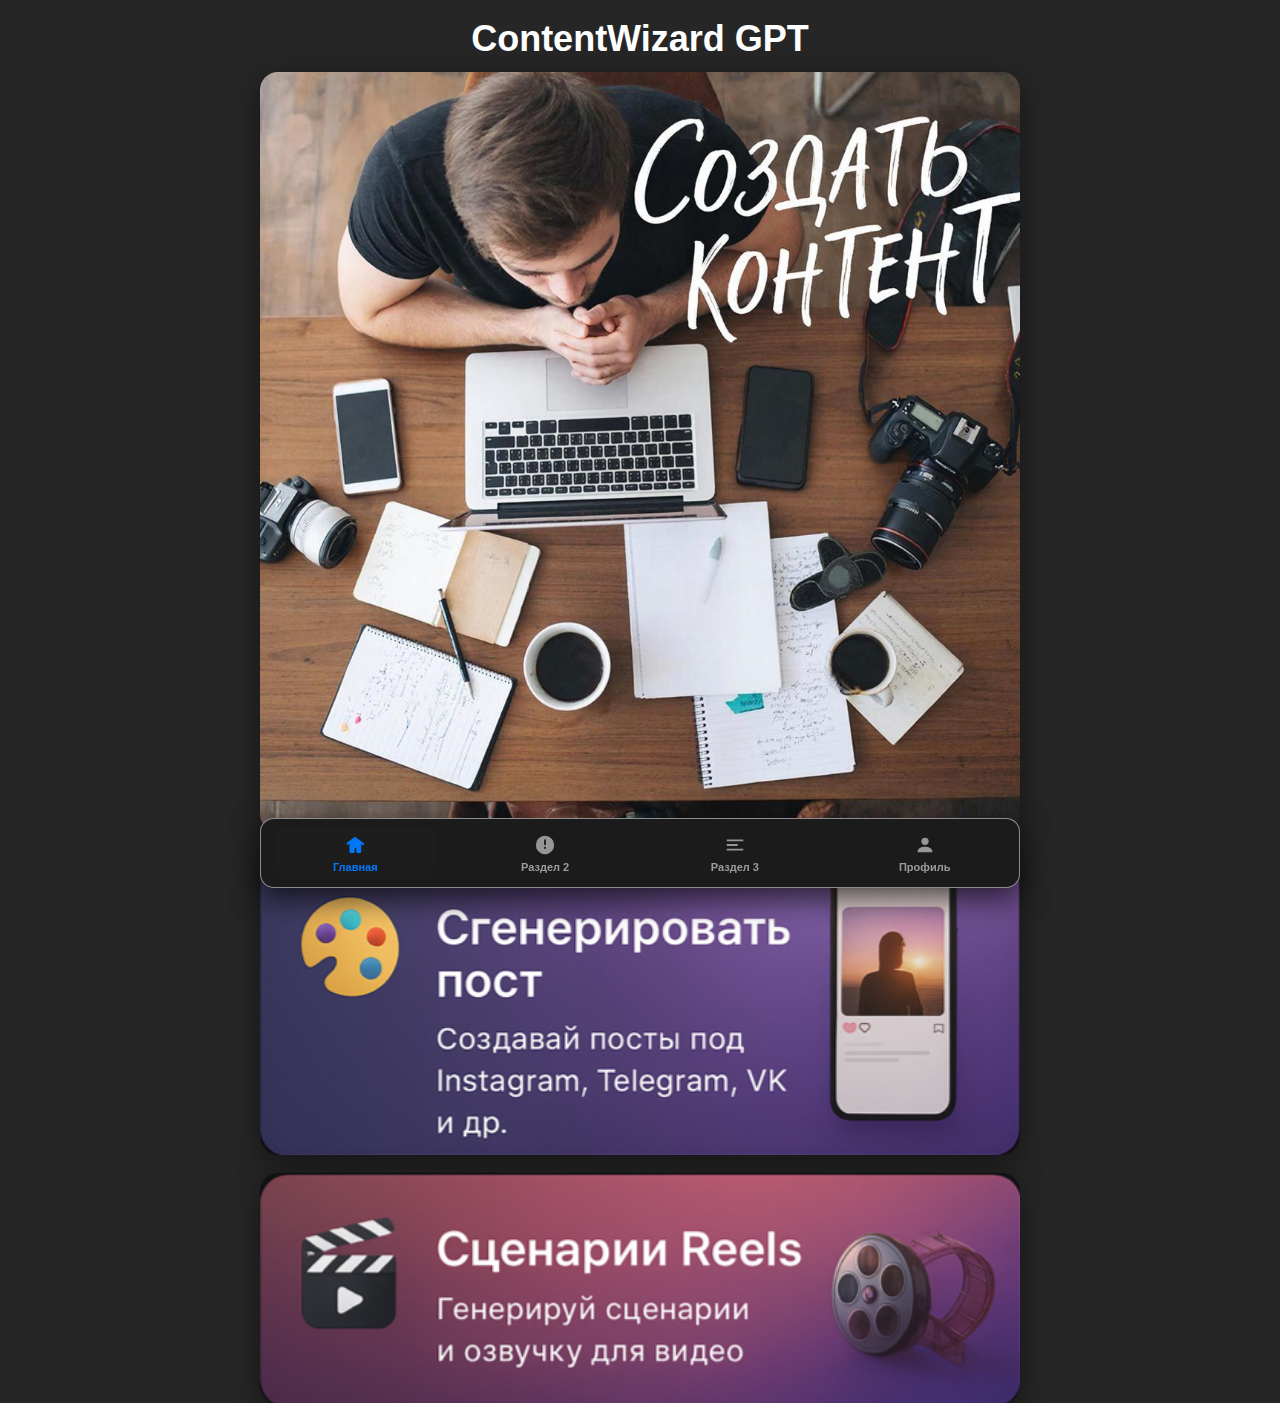
<file: index.html>
<!doctype html>
<html lang="ru">
<head>
<meta charset="utf-8" />
<meta name="viewport" content="width=device-width,initial-scale=1" />
<title>ContentWizard GPT — Start</title>
<meta name="color-scheme" content="dark">
<style>
  :root{
    --page-bg: #262626;     /* фон страницы, как просил */
    --nav-bg: #1b1b1b;      /* фон таб-бара */
    --nav-border: rgba(255,255,255,0.50);
    --text-muted: #9b9b9b;
    --ios-blue: #007aff;    /* активный цвет */
    --glass-blur: 8px;
    --tab-height: 70px;
  }

  *{box-sizing:border-box}
  html,body{height:100%;margin:0}
  body{
    font-family: -apple-system, BlinkMacSystemFont, "Segoe UI", Roboto, "Helvetica Neue", Arial, sans-serif;
    -webkit-font-smoothing:antialiased;
    -moz-osx-font-smoothing:grayscale;
    background: var(--page-bg);
    color: #fff;
    padding: 18px 18px 94px 18px; /* нижний padding чтобы контент не попадал под таббар */
    display:flex;
    justify-content:center;
  }

  .wrap{width:100%;max-width:760px}
  .header{text-align:center;margin-bottom:12px}
  .brand{font-size:36px;font-weight:700;margin:0;color:#fff}
  .cards{display:flex;flex-direction:column;gap:18px;margin-top:10px}

  /* Image buttons (your PNGs) */
  .card-img{
    width:100%;
    border-radius:18px;
    display:block;
    cursor:pointer;
    box-shadow: 0 8px 30px rgba(0,0,0,0.45);
    transform: translateY(0);
    transition: transform .28s cubic-bezier(.2,.9,.3,1), box-shadow .2s, opacity .36s;
    will-change: transform, opacity;
  }
  .card-img:hover{
    transform: translateY(-6px) scale(1.01);
    box-shadow: 0 26px 60px rgba(0,0,0,0.65);
  }

  /* tilt effect */
  .tilt { transform-origin: center; transition: transform 0.12s ease-out; }

  /* Bottom tab bar (iOS-like filled icons + small labels) */
  .bottom-nav {
    position: fixed;
    left: 0; right: 0;
    bottom: 12px;
    display:flex;
    justify-content:center;
    pointer-events: none; /* allow clicks only on inner area */
    z-index: 9999;
  }

  .bottom-nav__inner {
    pointer-events: auto;
    width: calc(100% - 28px);
    max-width: 760px;
    margin: 0 auto;
    height: var(--tab-height);
    background: var(--nav-bg);
    border-radius: 14px;
    padding: 8px 14px;
    display:flex;
    align-items:center;
    justify-content:space-between;
    box-shadow: 0 10px 30px rgba(0,0,0,0.7);
    border: 1px solid var(--nav-border);
    backdrop-filter: blur(var(--glass-blur));
  }

  .tab {
    -webkit-tap-highlight-color: transparent;
    display:flex;
    flex-direction:column;
    align-items:center;
    justify-content:center;
    gap:4px;
    width: 22%;
    min-width: 56px;
    text-decoration:none;
    color: var(--text-muted);
    font-size:11px;
    font-weight:600;
    cursor:pointer;
    border-radius:10px;
    padding:6px 6px;
    transition: background .12s ease, color .12s ease, transform .08s ease;
  }

  .tab:active { transform: translateY(1px); }

  .tab .icon {
    width:22px;
    height:22px;
    display:block;
    margin-bottom:2px;
    opacity:0.96;
    filter: none;
  }

  .tab.active {
    color: var(--ios-blue);
    background: linear-gradient(180deg, rgba(255,255,255,0.01), rgba(255,255,255,0.005));
  }

  /* Active icon color via currentColor - SVGs use fill="currentColor" */
  .tab.active .icon { color: var(--ios-blue); }

  /* small label look */
  .tab span { font-size:11px; line-height:1; color:inherit; }

  /* responsive tweak */
  @media (max-width:420px){
    .brand{font-size:28px}
    .bottom-nav__inner{height:66px;padding:6px 10px;border-radius:12px}
    .tab span{font-size:10px}
  }

  /* keep page content above nav visually */
  .bottom-space{ height: calc(var(--tab-height) + 28px); }
</style>
</head>
<body>
  <div class="wrap">
    <header class="header"><h1 class="brand">ContentWizard GPT</h1></header>

    <main class="cards" id="cards">
      <!-- image buttons -->
      <img src="img/ideas.png" id="btn1" class="card-img tilt" alt="Идеи для постов" onclick="openPage('ideas.html')" />
      <img src="img/generate.png" id="btn2" class="card-img tilt" alt="Сгенерировать пост" onclick="openPage('generator.html')" />
      <img src="img/reels.png" id="btn3" class="card-img tilt" alt="Сценарии Reels" onclick="openPage('reels.html')" />
    </main>
  </div>

  <!-- bottom nav (iOS-like filled icons) -->
  <nav class="bottom-nav" aria-label="Навигация">
    <div class="bottom-nav__inner" role="navigation">
      <!-- Tab 1: Home (active by default) -->
      <a class="tab active" id="tab-home" onclick="onTabClick('home')">
        <svg class="icon" viewBox="0 0 24 24" fill="currentColor" aria-hidden>
          <path d="M12 3.2c-.3 0-.6.1-.8.3L3.1 9.6c-.5.4-.6 1.1-.2 1.6.4.5 1.1.6 1.6.2L6 10.8V19c0 1 .8 1.8 1.8 1.8H9.9c1 0 1.8-.8 1.8-1.8V15.5h1.6V19c0 1 .8 1.8 1.8 1.8h1.9c1 0 1.8-.8 1.8-1.8v-8.2l1.5 1.1c.5.4 1.2.3 1.6-.2.4-.5.3-1.2-.2-1.6L12.8 3.5c-.2-.2-.5-.3-.8-.3z"/>
        </svg>
        <span>Главная</span>
      </a>

      <!-- Tab 2: Placeholder -->
      <a class="tab" id="tab-2" onclick="onTabClick('tab2')">
        <svg class="icon" viewBox="0 0 24 24" fill="currentColor" aria-hidden>
          <path d="M12 2a10 10 0 100 20 10 10 0 000-20zm1 14h-2v-2h2v2zm0-4h-2V6h2v6z"/>
        </svg>
        <span>Раздел 2</span>
      </a>

      <!-- Tab 3: Placeholder -->
      <a class="tab" id="tab-3" onclick="onTabClick('tab3')">
        <svg class="icon" viewBox="0 0 24 24" fill="currentColor" aria-hidden>
          <path d="M3 6h18v2H3zM3 11h12v2H3zM3 16h18v2H3z"/>
        </svg>
        <span>Раздел 3</span>
      </a>

      <!-- Tab 4: Profile -->
      <a class="tab" id="tab-account" onclick="onTabClick('account')">
        <svg class="icon" viewBox="0 0 24 24" fill="currentColor" aria-hidden>
          <path d="M12 12a4 4 0 100-8 4 4 0 000 8zm0 2c-4.4 0-8 2.2-8 5v1h16v-1c0-2.8-3.6-5-8-5z"/>
        </svg>
        <span>Профиль</span>
      </a>
    </div>
  </nav>

<script>
/* Animate images in */
document.addEventListener('DOMContentLoaded', () => {
  const items = Array.from(document.querySelectorAll('.card-img'));
  items.forEach((el, i) => {
    setTimeout(()=> el.classList.add('visible'), 120 + i*90);
  });
});

/* tilt (desktop) */
(function(){
  const supportsTouch = ('ontouchstart' in window) || navigator.maxTouchPoints > 0;
  if(supportsTouch) return;
  const tiltEls = document.querySelectorAll('.tilt');
  tiltEls.forEach(el => {
    el.addEventListener('mousemove', (e) => {
      const rect = el.getBoundingClientRect();
      const x = (e.clientX - rect.left) / rect.width - 0.5;
      const y = (e.clientY - rect.top) / rect.height - 0.5;
      const rx = (-y) * 5; // rotateX
      const ry = (x) * 5;  // rotateY
      el.style.transform = `perspective(700px) rotateX(${rx}deg) rotateY(${ry}deg) scale(1.02)`;
    });
    el.addEventListener('mouseleave', () => el.style.transform = '');
    el.addEventListener('mousedown', ()=> el.style.transform = el.style.transform + ' scale(.995)');
    el.addEventListener('mouseup', ()=> el.style.transform = '');
  });
})();

/* navigation helpers */
function openPage(path){
  window.location.href = path;
}

/* tab click handling — visual only (no SPA routing) */
function onTabClick(key){
  // clear active
  document.querySelectorAll('.bottom-nav__inner .tab').forEach(t => t.classList.remove('active'));
  // set active for clicked
  let el;
  switch(key){
    case 'home': el = document.getElementById('tab-home'); openPage('index.html'); break;
    case 'account': el = document.getElementById('tab-account'); openPage('account.html'); break;
    case 'tab2': el = document.getElementById('tab-2'); break;
    case 'tab3': el = document.getElementById('tab-3'); break;
    default: el = document.getElementById('tab-home'); break;
  }
  if(el) el.classList.add('active');
}

/* expand Telegram WebApp if available */
try{
  if(window.Telegram?.WebApp){
    const tg = window.Telegram.WebApp;
    tg.ready(); tg.expand?.();
  }
}catch(e){}
</script>
</body>
</html>
</file>
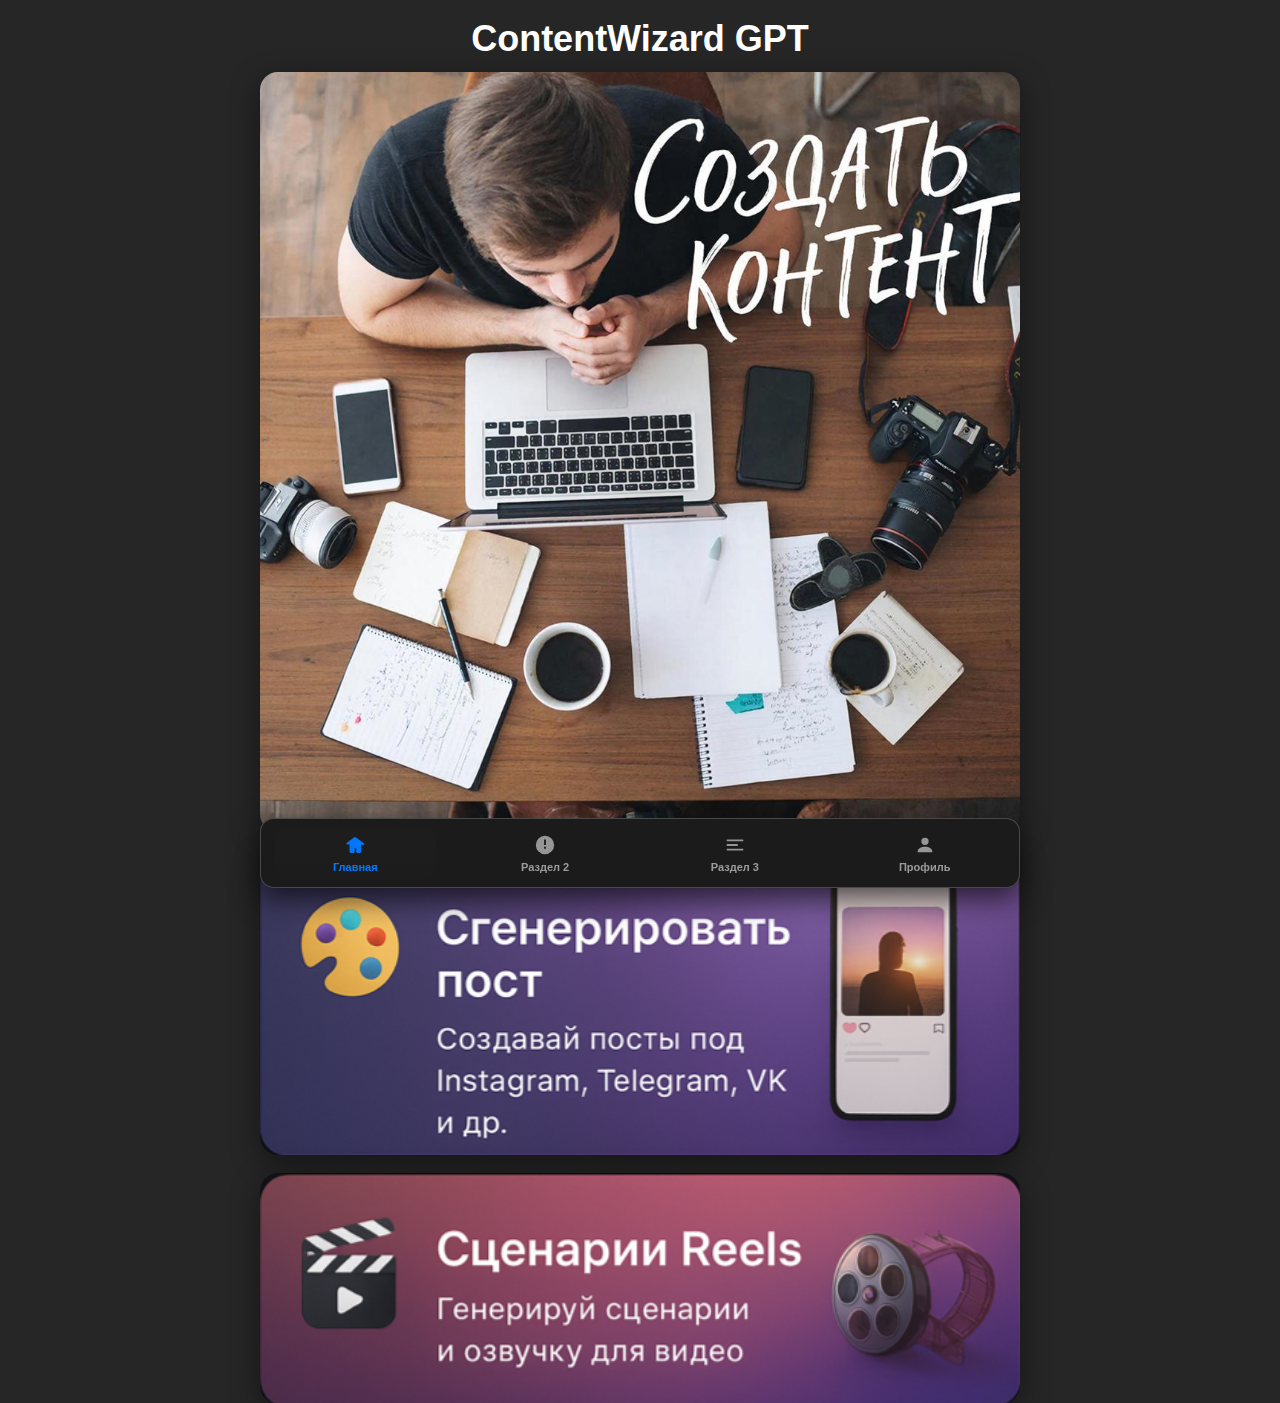
<file: 1index.html>
<!doctype html>
<html lang="ru">
<head>
<meta charset="utf-8" />
<meta name="viewport" content="width=device-width,initial-scale=1" />
<title>ContentWizard GPT — Start</title>
<meta name="color-scheme" content="dark">
<style>
  :root{
    --page-bg: #262626;     /* фон страницы, как просил */
    --nav-bg: #1b1b1b;      /* фон таб-бара */
    --nav-border: rgba(255,255,255,0.20);
    --text-muted: #9b9b9b;
    --ios-blue: #007aff;    /* активный цвет */
    --glass-blur: 8px;
    --tab-height: 70px;
  }

  *{box-sizing:border-box}
  html,body{height:100%;margin:0}
  body{
    font-family: -apple-system, BlinkMacSystemFont, "Segoe UI", Roboto, "Helvetica Neue", Arial, sans-serif;
    -webkit-font-smoothing:antialiased;
    -moz-osx-font-smoothing:grayscale;
    background: var(--page-bg);
    color: #fff;
    padding: 18px 18px 94px 18px; /* нижний padding чтобы контент не попадал под таббар */
    display:flex;
    justify-content:center;
  }

  .wrap{width:100%;max-width:760px}
  .header{text-align:center;margin-bottom:12px}
  .brand{font-size:36px;font-weight:700;margin:0;color:#fff}
  .cards{display:flex;flex-direction:column;gap:18px;margin-top:10px}

  /* Image buttons (your PNGs) */
  .card-img{
    width:100%;
    border-radius:18px;
    display:block;
    cursor:pointer;
    box-shadow: 0 8px 30px rgba(0,0,0,0.45);
    transform: translateY(0);
    transition: transform .28s cubic-bezier(.2,.9,.3,1), box-shadow .2s, opacity .36s;
    will-change: transform, opacity;
  }
  .card-img:hover{
    transform: translateY(-6px) scale(1.01);
    box-shadow: 0 26px 60px rgba(0,0,0,0.65);
  }

  /* tilt effect */
  .tilt { transform-origin: center; transition: transform 0.12s ease-out; }

  /* Bottom tab bar (iOS-like filled icons + small labels) */
  .bottom-nav {
    position: fixed;
    left: 0; right: 0;
    bottom: 12px;
    display:flex;
    justify-content:center;
    pointer-events: none; /* allow clicks only on inner area */
    z-index: 9999;
  }

  .bottom-nav__inner {
    pointer-events: auto;
    width: calc(100% - 28px);
    max-width: 760px;
    margin: 0 auto;
    height: var(--tab-height);
    background: var(--nav-bg);
    border-radius: 14px;
    padding: 8px 14px;
    display:flex;
    align-items:center;
    justify-content:space-between;
    box-shadow: 0 10px 30px rgba(0,0,0,0.7);
    border: 1px solid var(--nav-border);
    backdrop-filter: blur(var(--glass-blur));
  }

  .tab {
    -webkit-tap-highlight-color: transparent;
    display:flex;
    flex-direction:column;
    align-items:center;
    justify-content:center;
    gap:4px;
    width: 22%;
    min-width: 56px;
    text-decoration:none;
    color: var(--text-muted);
    font-size:11px;
    font-weight:600;
    cursor:pointer;
    border-radius:10px;
    padding:6px 6px;
    transition: background .12s ease, color .12s ease, transform .08s ease;
  }

  .tab:active { transform: translateY(1px); }

  .tab .icon {
    width:22px;
    height:22px;
    display:block;
    margin-bottom:2px;
    opacity:0.96;
    filter: none;
  }

  .tab.active {
    color: var(--ios-blue);
    background: linear-gradient(180deg, rgba(255,255,255,0.01), rgba(255,255,255,0.005));
  }

  /* Active icon color via currentColor - SVGs use fill="currentColor" */
  .tab.active .icon { color: var(--ios-blue); }

  /* small label look */
  .tab span { font-size:11px; line-height:1; color:inherit; }

  /* responsive tweak */
  @media (max-width:420px){
    .brand{font-size:28px}
    .bottom-nav__inner{height:66px;padding:6px 10px;border-radius:12px}
    .tab span{font-size:10px}
  }

  /* keep page content above nav visually */
  .bottom-space{ height: calc(var(--tab-height) + 28px); }
</style>
</head>
<body>
  <div class="wrap">
    <header class="header"><h1 class="brand">ContentWizard GPT</h1></header>

    <main class="cards" id="cards">
      <!-- image buttons -->
      <img src="img/ideas.png" id="btn1" class="card-img tilt" alt="Идеи для постов" onclick="openPage('ideas.html')" />
      <img src="img/generate.png" id="btn2" class="card-img tilt" alt="Сгенерировать пост" onclick="openPage('generator.html')" />
      <img src="img/reels.png" id="btn3" class="card-img tilt" alt="Сценарии Reels" onclick="openPage('reels.html')" />
    </main>
  </div>

  <!-- bottom nav (iOS-like filled icons) -->
  <nav class="bottom-nav" aria-label="Навигация">
    <div class="bottom-nav__inner" role="navigation">
      <!-- Tab 1: Home (active by default) -->
      <a class="tab active" id="tab-home" onclick="onTabClick('home')">
        <svg class="icon" viewBox="0 0 24 24" fill="currentColor" aria-hidden>
          <path d="M12 3.2c-.3 0-.6.1-.8.3L3.1 9.6c-.5.4-.6 1.1-.2 1.6.4.5 1.1.6 1.6.2L6 10.8V19c0 1 .8 1.8 1.8 1.8H9.9c1 0 1.8-.8 1.8-1.8V15.5h1.6V19c0 1 .8 1.8 1.8 1.8h1.9c1 0 1.8-.8 1.8-1.8v-8.2l1.5 1.1c.5.4 1.2.3 1.6-.2.4-.5.3-1.2-.2-1.6L12.8 3.5c-.2-.2-.5-.3-.8-.3z"/>
        </svg>
        <span>Главная</span>
      </a>

      <!-- Tab 2: Placeholder -->
      <a class="tab" id="tab-2" onclick="onTabClick('tab2')">
        <svg class="icon" viewBox="0 0 24 24" fill="currentColor" aria-hidden>
          <path d="M12 2a10 10 0 100 20 10 10 0 000-20zm1 14h-2v-2h2v2zm0-4h-2V6h2v6z"/>
        </svg>
        <span>Раздел 2</span>
      </a>

      <!-- Tab 3: Placeholder -->
      <a class="tab" id="tab-3" onclick="onTabClick('tab3')">
        <svg class="icon" viewBox="0 0 24 24" fill="currentColor" aria-hidden>
          <path d="M3 6h18v2H3zM3 11h12v2H3zM3 16h18v2H3z"/>
        </svg>
        <span>Раздел 3</span>
      </a>

      <!-- Tab 4: Profile -->
      <a class="tab" id="tab-account" onclick="onTabClick('account')">
        <svg class="icon" viewBox="0 0 24 24" fill="currentColor" aria-hidden>
          <path d="M12 12a4 4 0 100-8 4 4 0 000 8zm0 2c-4.4 0-8 2.2-8 5v1h16v-1c0-2.8-3.6-5-8-5z"/>
        </svg>
        <span>Профиль</span>
      </a>
    </div>
  </nav>

<script>
/* Animate images in */
document.addEventListener('DOMContentLoaded', () => {
  const items = Array.from(document.querySelectorAll('.card-img'));
  items.forEach((el, i) => {
    setTimeout(()=> el.classList.add('visible'), 120 + i*90);
  });
});

/* tilt (desktop) */
(function(){
  const supportsTouch = ('ontouchstart' in window) || navigator.maxTouchPoints > 0;
  if(supportsTouch) return;
  const tiltEls = document.querySelectorAll('.tilt');
  tiltEls.forEach(el => {
    el.addEventListener('mousemove', (e) => {
      const rect = el.getBoundingClientRect();
      const x = (e.clientX - rect.left) / rect.width - 0.5;
      const y = (e.clientY - rect.top) / rect.height - 0.5;
      const rx = (-y) * 5; // rotateX
      const ry = (x) * 5;  // rotateY
      el.style.transform = `perspective(700px) rotateX(${rx}deg) rotateY(${ry}deg) scale(1.02)`;
    });
    el.addEventListener('mouseleave', () => el.style.transform = '');
    el.addEventListener('mousedown', ()=> el.style.transform = el.style.transform + ' scale(.995)');
    el.addEventListener('mouseup', ()=> el.style.transform = '');
  });
})();

/* navigation helpers */
function openPage(path){
  window.location.href = path;
}

/* tab click handling — visual only (no SPA routing) */
function onTabClick(key){
  // clear active
  document.querySelectorAll('.bottom-nav__inner .tab').forEach(t => t.classList.remove('active'));
  // set active for clicked
  let el;
  switch(key){
    case 'home': el = document.getElementById('tab-home'); openPage('index.html'); break;
    case 'account': el = document.getElementById('tab-account'); openPage('account.html'); break;
    case 'tab2': el = document.getElementById('tab-2'); break;
    case 'tab3': el = document.getElementById('tab-3'); break;
    default: el = document.getElementById('tab-home'); break;
  }
  if(el) el.classList.add('active');
}

/* expand Telegram WebApp if available */
try{
  if(window.Telegram?.WebApp){
    const tg = window.Telegram.WebApp;
    tg.ready(); tg.expand?.();
  }
}catch(e){}
</script>
</body>
</html>
</file>
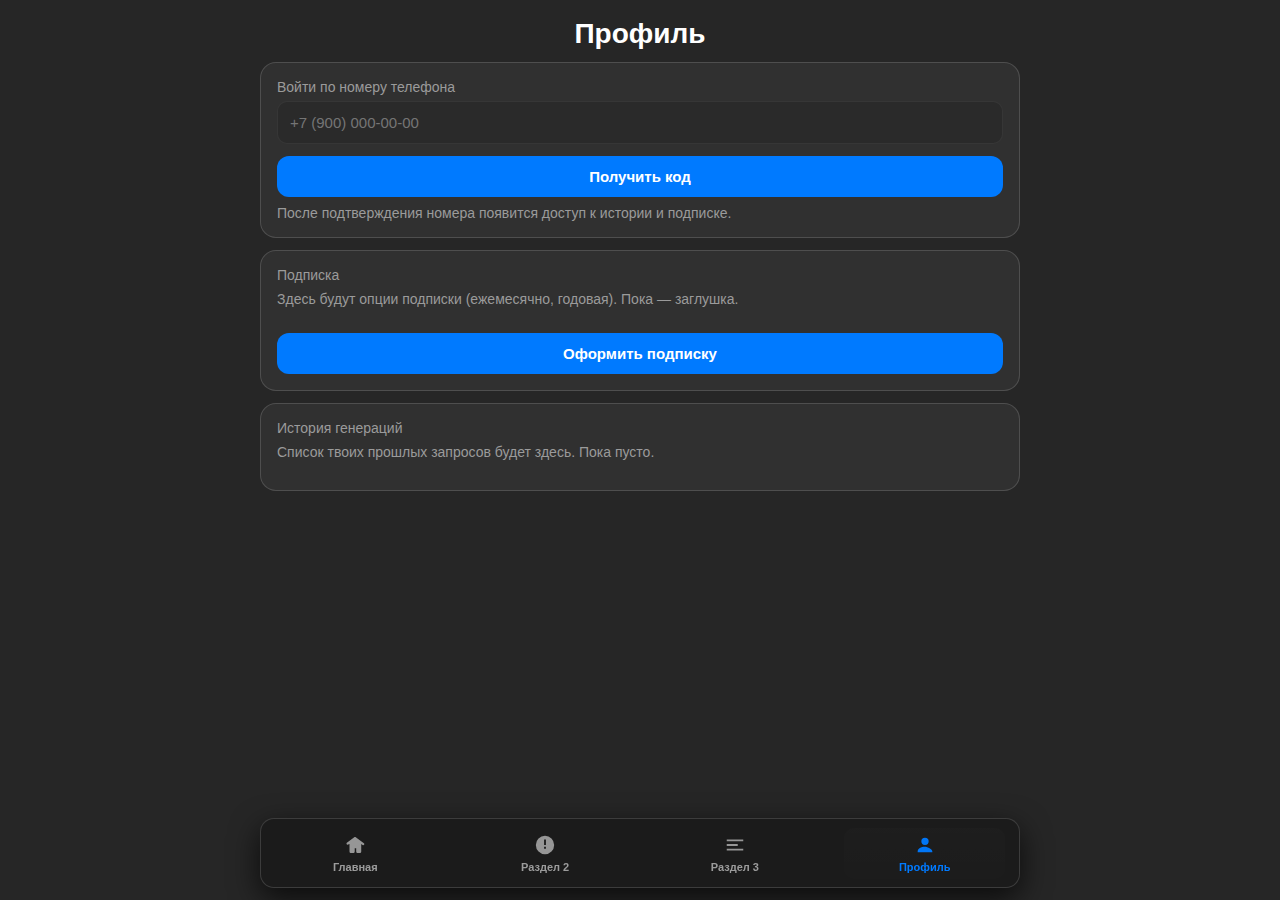
<file: account.html>
<!doctype html>
<html lang="ru">
<head>
<meta charset="utf-8" />
<meta name="viewport" content="width=device-width,initial-scale=1" />
<title>ContentWizard GPT — Профиль</title>

<style>
  :root{
    --page-bg: #262626;
    --nav-bg: #1b1b1b;
    --nav-border: rgba(255,255,255,0.15);
    --text-muted: #9b9b9b;
    --ios-blue: #007aff;
    --glass-blur: 8px;
    --tab-height: 70px;
    --card-bg: #303030;
    --accent: #007aff;
  }

  *{box-sizing:border-box}
  html,body{height:100%;margin:0}
  body{
    font-family: -apple-system, BlinkMacSystemFont, "Segoe UI", Roboto, "Helvetica Neue", Arial, sans-serif;
    -webkit-font-smoothing:antialiased;
    -moz-osx-font-smoothing:grayscale;
    background: var(--page-bg);
    color: #fff;
    padding: 18px 18px 94px 18px; /* нижний padding чтобы контент не попадал под таббар */
    display:flex;
    justify-content:center;
  }

  .wrap{width:100%;max-width:760px}
  .header{text-align:center;margin-bottom:12px}
  .brand{font-size:28px;font-weight:700;margin:0;color:#fff}
  .cards{display:flex;flex-direction:column;gap:18px;margin-top:10px}

  /* Cards / form */
  .card{
    background: var(--card-bg);
    border-radius:16px;
    border: 1px solid var(--nav-border);
    padding:16px;
    margin-top:12px;
  }
  .small{ font-size:14px; color:var(--text-muted); margin-bottom:6px; display:block; }
  .muted{ color:var(--text-muted); font-size:14px; margin-top:8px; }

  .field{
    width:100%;
    padding:12px;
    font-size:15px;
    border-radius:10px;
    background:#2a2a2a;
    border:1px solid rgba(255,255,255,0.06);
    color:#fff;
    box-sizing:border-box;
  }

  .btn{
    margin-top:12px;
    width:100%;
    padding:12px;
    border-radius:12px;
    background:var(--accent);
    border:none;
    color:#fff;
    font-weight:600;
    cursor:pointer;
    font-size:15px;
  }

  /* Image buttons (if any) */
  .card-img{ width:100%; border-radius:18px; display:block; }

  /* --------- Bottom nav styles copied from index (iOS-like) --------- */
  .bottom-nav {
    position: fixed;
    left: 0; right: 0;
    bottom: 12px;
    display:flex;
    justify-content:center;
    pointer-events: none; /* allow clicks only on inner area */
    z-index: 9999;
  }

  .bottom-nav__inner {
    pointer-events: auto;
    width: calc(100% - 28px);
    max-width: 760px;
    margin: 0 auto;
    height: var(--tab-height);
    background: var(--nav-bg);
    border-radius: 14px;
    padding: 8px 14px;
    display:flex;
    align-items:center;
    justify-content:space-between;
    box-shadow: 0 10px 30px rgba(0,0,0,0.7);
    border: 1px solid var(--nav-border);
    backdrop-filter: blur(var(--glass-blur));
  }

  .tab {
    -webkit-tap-highlight-color: transparent;
    display:flex;
    flex-direction:column;
    align-items:center;
    justify-content:center;
    gap:4px;
    width: 22%;
    min-width: 56px;
    text-decoration:none;
    color: var(--text-muted);
    font-size:11px;
    font-weight:600;
    cursor:pointer;
    border-radius:10px;
    padding:6px 6px;
    transition: background .12s ease, color .12s ease, transform .08s ease;
  }

  .tab:active { transform: translateY(1px); }

  .tab .icon {
    width:22px;
    height:22px;
    display:block;
    margin-bottom:2px;
    opacity:0.96;
    filter: none;
  }

  .tab.active {
    color: var(--ios-blue);
    background: linear-gradient(180deg, rgba(255,255,255,0.01), rgba(255,255,255,0.005));
  }

  /* Active icon color via currentColor - SVGs use fill="currentColor" */
  .tab.active .icon { color: var(--ios-blue); }

  .tab span { font-size:11px; line-height:1; color:inherit; }

  @media (max-width:420px){
    .brand{font-size:24px}
    .bottom-nav__inner{height:66px;padding:6px 10px;border-radius:12px}
    .tab span{font-size:10px}
  }
  /* ------------------------------------------------------------------ */

</style>
</head>
<body>
  <div class="wrap">
    <header class="header"><h1 class="brand">Профиль</h1></header>

    <div class="card">
      <label class="small" for="phone">Войти по номеру телефона</label>
      <input id="phone" class="field" type="tel" placeholder="+7 (900) 000-00-00" />
      <button class="btn" onclick="requestPhone()">Получить код</button>
      <div class="muted">После подтверждения номера появится доступ к истории и подписке.</div>
    </div>

    <div class="card">
      <div class="small">Подписка</div>
      <p class="muted">Здесь будут опции подписки (ежемесячно, годовая). Пока — заглушка.</p>
      <button class="btn" onclick="alert('Оплата пока не подключена')">Оформить подписку</button>
    </div>

    <div class="card">
      <div class="small">История генераций</div>
      <p class="muted">Список твоих прошлых запросов будет здесь. Пока пусто.</p>
    </div>

  </div>

  <!-- bottom nav (copied from index) -->
  <nav class="bottom-nav" aria-label="Навигация">
    <div class="bottom-nav__inner" role="navigation">
      <!-- Tab 1: Home -->
      <a class="tab" id="tab-home" onclick="onTabClick('home')">
        <svg class="icon" viewBox="0 0 24 24" fill="currentColor" aria-hidden>
          <path d="M12 3.2c-.3 0-.6.1-.8.3L3.1 9.6c-.5.4-.6 1.1-.2 1.6.4.5 1.1.6 1.6.2L6 10.8V19c0 1 .8 1.8 1.8 1.8H9.9c1 0 1.8-.8 1.8-1.8V15.5h1.6V19c0 1 .8 1.8 1.8 1.8h1.9c1 0 1.8-.8 1.8-1.8v-8.2l1.5 1.1c.5.4 1.2.3 1.6-.2.4-.5.3-1.2-.2-1.6L12.8 3.5c-.2-.2-.5-.3-.8-.3z"/>
        </svg>
        <span>Главная</span>
      </a>

      <!-- Tab 2: Placeholder -->
      <a class="tab" id="tab-2" onclick="onTabClick('tab2')">
        <svg class="icon" viewBox="0 0 24 24" fill="currentColor" aria-hidden>
          <path d="M12 2a10 10 0 100 20 10 10 0 000-20zm1 14h-2v-2h2v2zm0-4h-2V6h2v6z"/>
        </svg>
        <span>Раздел 2</span>
      </a>

      <!-- Tab 3: Placeholder -->
      <a class="tab" id="tab-3" onclick="onTabClick('tab3')">
        <svg class="icon" viewBox="0 0 24 24" fill="currentColor" aria-hidden>
          <path d="M3 6h18v2H3zM3 11h12v2H3zM3 16h18v2H3z"/>
        </svg>
        <span>Раздел 3</span>
      </a>

      <!-- Tab 4: Profile (active) -->
      <a class="tab active" id="tab-account" onclick="onTabClick('account')">
        <svg class="icon" viewBox="0 0 24 24" fill="currentColor" aria-hidden>
          <path d="M12 12a4 4 0 100-8 4 4 0 000 8zm0 2c-4.4 0-8 2.2-8 5v1h16v-1c0-2.8-6.7-5-8-5z"/>
        </svg>
        <span>Профиль</span>
      </a>
    </div>
  </nav>

<script>
/* tab click handling — same as index */
function openPage(path){ window.location.href = path; }

function onTabClick(key){
  // clear active
  document.querySelectorAll('.bottom-nav__inner .tab').forEach(t => t.classList.remove('active'));
  let el;
  switch(key){
    case 'home': el = document.getElementById('tab-home'); openPage('index.html'); break;
    case 'account': el = document.getElementById('tab-account'); openPage('account.html'); break;
    case 'tab2': el = document.getElementById('tab-2'); break;
    case 'tab3': el = document.getElementById('tab-3'); break;
    default: el = document.getElementById('tab-home'); break;
  }
  if(el) el.classList.add('active');
}

/* small helpers */
function requestPhone(){
  const phone = document.getElementById('phone').value.trim();
  if(!phone){ alert('Введите номер'); return; }
  alert('Заглушка: код отправлен на ' + phone);
}

/* Telegram WebApp expand */
try{
  if(window.Telegram?.WebApp){
    const tg = window.Telegram.WebApp;
    tg.ready(); tg.expand?.();
  }
}catch(e){}
</script>
</body>
</html>
</file>
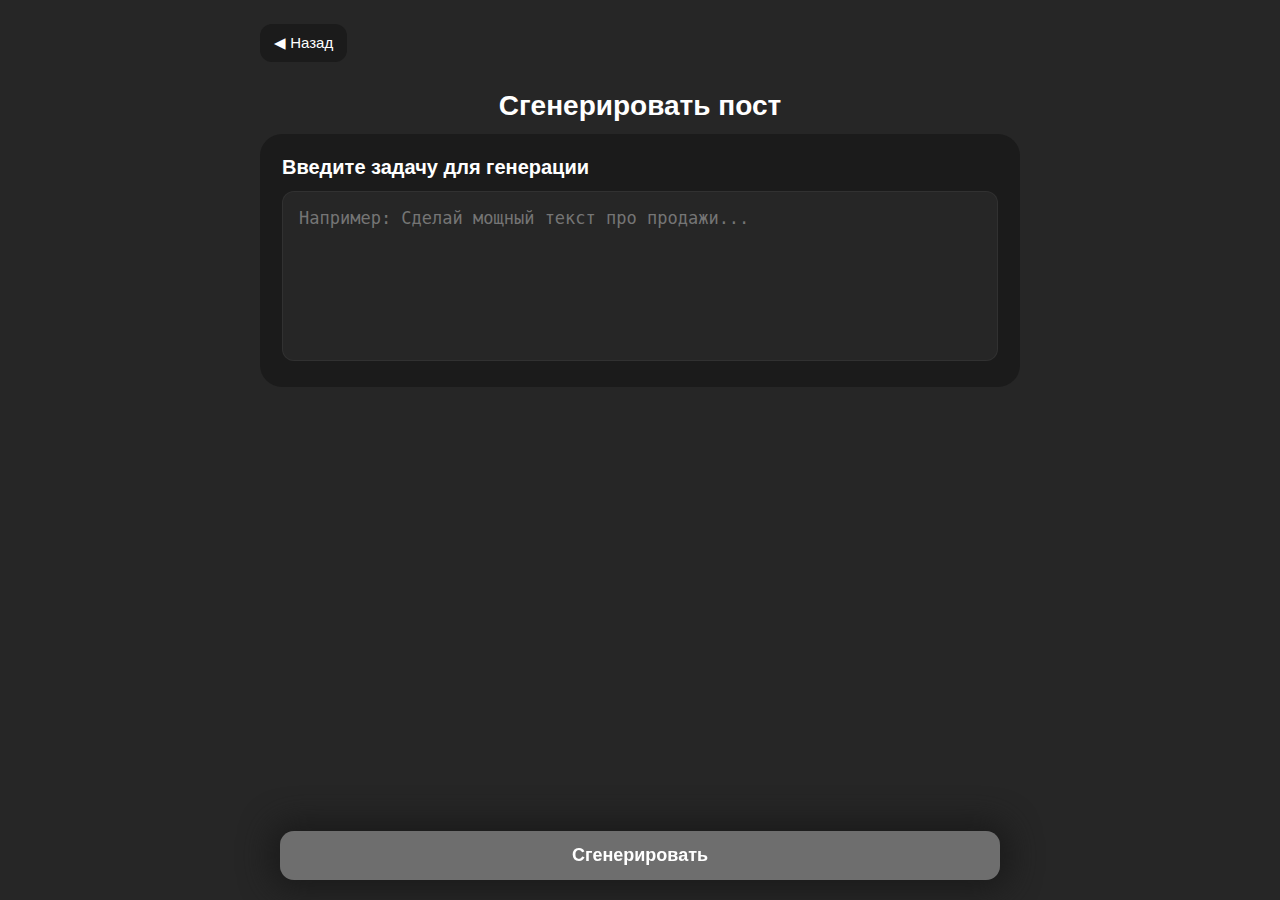
<file: generator.html>
<!doctype html>
<html lang="ru">
<head>
<meta charset="utf-8" />
<meta name="viewport" content="width=device-width,initial-scale=1" />
<title>ContentWizard GPT — Генерация поста</title>
<meta name="color-scheme" content="dark">
<style>
  :root{
    --bg1:#262626; --bg2:#262626;
    --card-bg:#1b1b1b; --card-radius:22px;
    --accent1:#7c3aed; --accent2:#a855f7;
    --nav-border: rgba(255,255,255,0.05);
  }
  *{box-sizing:border-box}
  html,body{height:100%;margin:0;padding:0}
  body{
    font-family: Inter, Arial, sans-serif;
    background: linear-gradient(180deg,var(--bg1),var(--bg2));
    color:#fff;
    padding:24px 18px 100px;
    -webkit-font-smoothing:antialiased;
  }
  .wrap{max-width:760px;margin:0 auto;width:100%}

  .back-btn{
    display:inline-flex;
    align-items:center;
    gap:8px;padding:10px 14px;
    border-radius:12px;
    background:#1b1b1b;
    font-size:15px;
    cursor:pointer;
    border:none;
    color:#fff;
    margin-bottom:18px;
  }

  .header{text-align:center;margin:10px 0 6px 0}
  .title-main{font-size:28px;font-weight:800;margin:0 0 6px 0;}

  .main-card{
    background:var(--card-bg);
    border-radius:var(--card-radius);
    padding:22px;
    margin-top:12px;position:relative;
  }

  .block-title{font-size:20px;font-weight:700;margin:0 0 12px 0;}

  /* TEXTAREA + CLEAR BUTTON */
  .textarea-wrap{
    position:relative;
  }

  textarea{
    width:100%;
    height:170px;
    padding:16px 48px 16px 16px;
    border-radius:12px;
    border: 1px solid var(--nav-border);
    background: #262626;
    color:white;
    font-size:17px;
    resize:none;
    outline:none;
  }

  .clear-btn{
    position:absolute;
    top:10px; right:10px;
    width:26px; height:26px;
    border-radius:50%;
    border: 1px solid rgb(69 69 69);
    background:rgb(38 38 38);
    display:flex; align-items:center; justify-content:center;
    cursor:pointer;
    opacity:0; pointer-events:none;
    transition:0.15s ease;
  }
  .clear-btn svg{ width:16px; height:16px; stroke:#fff; opacity:0.9; }
  .clear-btn.show{
    opacity:1; pointer-events:auto;
  }

  .gen-btn-fixed{
    position:fixed;
    left:0;
    right:0;
    bottom:20px;
    width:calc(100% - 36px);
    max-width:720px;
    margin:0 auto;
    padding:14px;
    border:none;
    border-radius:14px;
    font-size:18px;
    font-weight:700;
    cursor:pointer;
    background: linear-gradient(135deg, #6e6e6e, #6e6e6e);
    color:#fff;
     box-shadow: 0px 0px 30px 10px #1b1b1b;
  }

  .result-box{
    display:none;
    margin-top:18px;
    padding:14px;
    padding-bottom:60px; /* <-- ДОБАВЛЕНО ЧТОБЫ ТЕКСТ НЕ ЗАХОДИЛ ПОД КНОПКУ */
    padding-right:56px;
    background:#262626;
    border-radius:12px;
    border: 1px solid var(--nav-border);
    font-size:17px;
    color:#e6e6e6;
    white-space:pre-line;
    position:relative;
    word-break:break-word;
  }

  /* copy button inside result */
  .copy-btn{
    position:absolute; top:10px; right:10px;
    background:rgba(255,255,255,0.06); border:1px solid rgba(255,255,255,0.08);
    border-radius:10px; padding:6px; cursor:pointer; display:flex; align-items:center; justify-content:center;
  }
  .copy-btn svg{ width:18px; height:18px; opacity:0.95; }
  .copy-btn:hover{ background:rgba(255,255,255,0.12); }

  .copied-toast{
    position: fixed; left: 50%; transform: translateX(-50%); bottom: 86px;
    background: rgba(0,0,0,0.8); color: #fff; padding: 8px 12px; border-radius: 10px; font-size: 13px;
    opacity: 0; transition: opacity .2s ease; pointer-events:none;
  }
  .copied-toast.show{ opacity: 1; }
</style>
</head>
<body>
<div class="wrap">
  <button class="back-btn" onclick="history.back()">◀ Назад</button>

  <header class="header">
    <h1 class="title-main">Сгенерировать пост</h1>
  </header>

  <section class="main-card">
    <h2 class="block-title">Введите задачу для генерации</h2>

    <div class="textarea-wrap">
      <textarea id="postInput" placeholder="Например: Сделай мощный текст про продажи..."></textarea>
      <button id="clearBtn" class="clear-btn" onclick="clearText()" title="Очистить">
        <svg viewBox="0 0 24 24" fill="none" stroke-width="2" stroke-linecap="round" stroke-linejoin="round">
          <line x1="18" y1="6" x2="6" y2="18"></line>
          <line x1="6" y1="6" x2="18" y2="18"></line>
        </svg>
      </button>
    </div>

    <div id="result" class="result-box">
      <button id="copyBtn" class="copy-btn" onclick="copyResult()" title="Скопировать">
        <svg viewBox="0 0 24 24" fill="none" stroke="currentColor" stroke-width="1.6" stroke-linecap="round" stroke-linejoin="round">
          <rect x="9" y="9" width="12" height="12" rx="2"></rect>
          <path d="M5 15V5a2 2 0 0 1 2-2h10"></path>
        </svg>
      </button>
      <div id="resultText"></div>
    </div>
  </section>
</div>

<button class="gen-btn-fixed" onclick="generatePost()">Сгенерировать</button>

<div id="copiedToast" class="copied-toast">Скопировано</div>

<script>
const input = document.getElementById('postInput');
const clearBtn = document.getElementById('clearBtn');

input.addEventListener('input', ()=>{
  if(input.value.trim().length > 0){
    clearBtn.classList.add('show');
  } else {
    clearBtn.classList.remove('show');
  }
});

function clearText(){
  input.value = "";
  clearBtn.classList.remove('show');
  input.focus();
}

function generatePost(){
  const box = document.getElementById('result');
  const out = document.getElementById('resultText');
  const copyBtn = document.getElementById('copyBtn');

  const text = input.value.trim();
  if(!text){
    out.textContent = "❗ Напишите тему для генерации.";
    box.style.display = "block";
    copyBtn.style.display = "none";
    return;
  }

  out.textContent = 
`Черновой текст поста:

Тема: «${text}»

(Здесь будет ответ GPT — заменим позже API запросом.)`;

  box.style.display = "block";
  copyBtn.style.display = "flex";

  setTimeout(()=> box.scrollIntoView({behavior:'smooth', block:'center'}), 60);
}

function copyResult(){
  const out = document.getElementById('resultText').innerText.trim();
  if(!out) return;

  navigator.clipboard.writeText(out).then(()=>{
    const toast = document.getElementById('copiedToast');
    toast.classList.add('show');
    setTimeout(()=> toast.classList.remove('show'), 1100);
  });
}
</script>
</body>
</html>
</file>
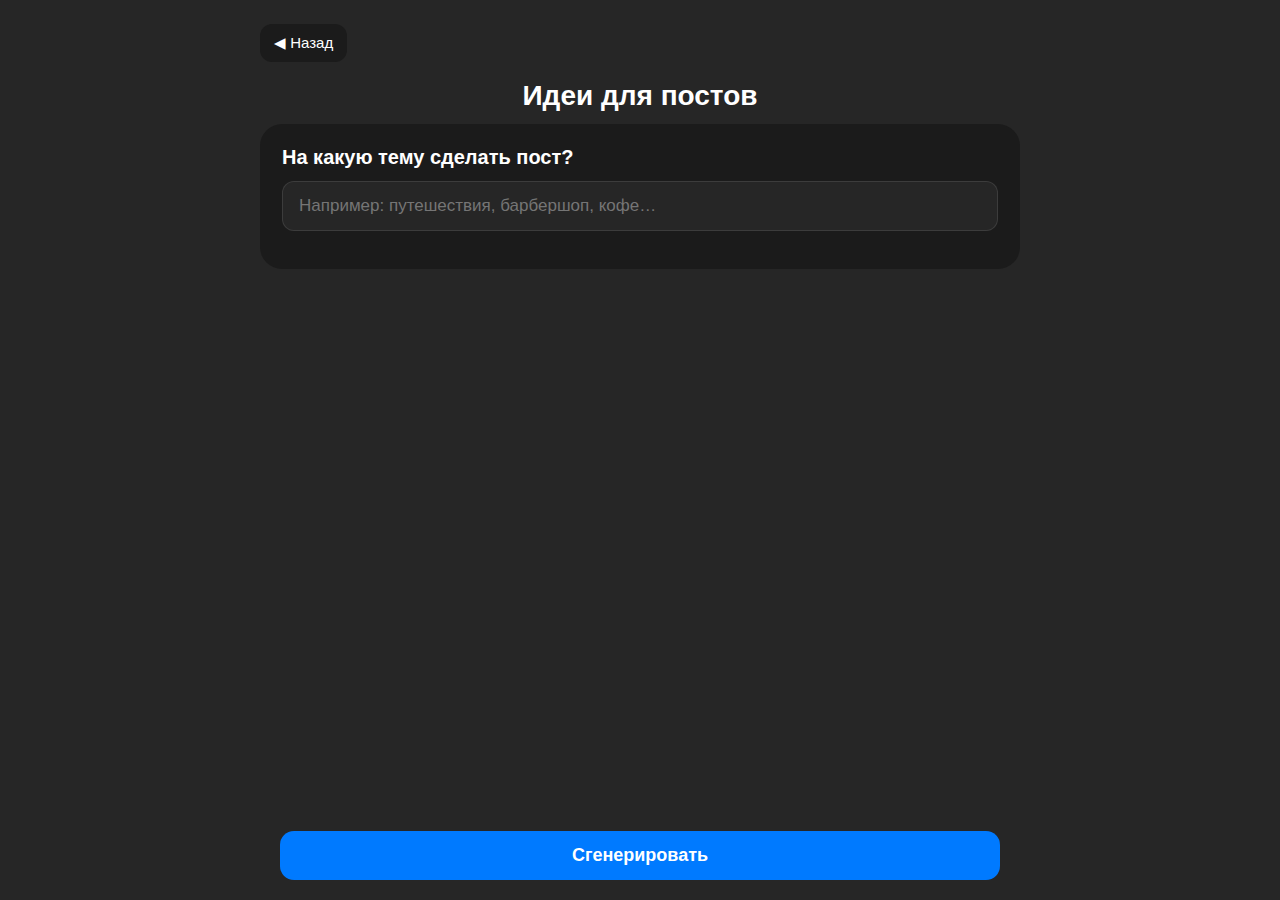
<file: ideas.html>
<!doctype html>
<html lang="ru">
<head>
<meta charset="utf-8" />
<meta name="viewport" content="width=device-width,initial-scale=1" />
<title>ContentWizard GPT — Идеи для постов</title>

<style>
  :root{
    --bg1:#262626; --bg2:#262626;
    --card-bg:#1b1b1b; --card-radius:22px;
    --nav-border: rgba(255,255,255,0.10);
  }
  *{box-sizing:border-box}
  html,body{height:100%;margin:0;padding:0}

  body{
    font-family: -apple-system, BlinkMacSystemFont, "Segoe UI", Roboto, "Helvetica Neue", Arial, sans-serif;
    background: linear-gradient(180deg,var(--bg1),var(--bg2));
    color:#fff;
    padding:24px 18px 100px;
    -webkit-font-smoothing:antialiased;
  }

  .wrap{max-width:760px;margin:0 auto;width:100%}

  /* Back */
  .back-btn{
    display:inline-flex;
    align-items:center;
    gap:8px;
    padding:10px 14px;
    border-radius:12px;
    background:#1b1b1b;
    font-size:15px;
    cursor:pointer;
    border:none;
    color:#fff;
  }

  .header{text-align:center;margin:18px 0 6px 0}
  .title-main{font-size:28px;font-weight:800;margin:0 0 6px 0}

  .main-card{
    background:var(--card-bg);
    border-radius:var(--card-radius);
    padding:22px;
    margin-top:12px;
  }

  .block-title{font-size:20px;font-weight:700;margin:0 0 12px 0}

  /* Input wrapper */
  .input-wrap{
    position:relative;
    width:100%;
    margin-bottom:16px;
  }

  .input{
    width:100%;
    padding:14px 16px;
    padding-right:46px;
    border-radius:12px;
    border: 1px solid var(--nav-border);
    background:#262626;
    color:white;
    font-size:17px;
    outline:none;
  }

  /* круглый крестик */
  .clear-btn{
    position:absolute;
    right:12px;
    top:50%;
    transform:translateY(-50%);
    width:24px;
    height:24px;
    border-radius:50%;
    background:rgb(38 38 38);
    display:flex;
    justify-content:center;
    align-items:center;
    font-size:18px;
    color:#888;
    cursor:pointer;
    user-select:none;
    border: 1px solid #454545;
    display:none;
  }

  .clear-btn:hover{
    background:#22222a;
    color:#ccc;
  }

  /* Bottom button */
  .gen-btn-fixed{
    position:fixed;
    left:0; right:0;
    bottom:20px;
    width:calc(100% - 36px);
    max-width:720px;
    margin:0 auto;
    padding:14px;
    border:none;
    border-radius:14px;
    font-size:18px;
    font-weight:700;
    cursor:pointer;
    background:#007aff;
    color:#fff;
  }

  .result{
    margin-top:16px;
    padding:14px;
    padding-bottom:60px; /* <-- ДОБАВЛЕНО ЧТОБЫ ТЕКСТ НЕ ЗАХОДИЛ ПОД КНОПКУ */
    background:#262626;
    border-radius:10px;
    display:none;
    color:#e6e6e6;
    font-size:17px;
    border: 1px solid var(--nav-border);
  }
</style>
</head>

<body>
  <div class="wrap">
    <button class="back-btn" onclick="goBack()">◀ Назад</button>

    <header class="header">
      <h1 class="title-main">Идеи для постов</h1>
    </header>

    <section class="main-card">
      <h2 class="block-title">На какую тему сделать пост?</h2>

      <div class="input-wrap">
        <input id="topic" class="input"
          placeholder="Например: путешествия, барбершоп, кофе…"/>
        <span class="clear-btn" id="clearTopic">×</span>
      </div>

      <div id="result" class="result"></div>
    </section>
  </div>

  <!-- Bottom generate button -->
  <button class="gen-btn-fixed" onclick="generateIdeas()">
    Сгенерировать
  </button>

<script>
  function goBack(){ history.back(); }

  const topicInput = document.getElementById("topic");
  const clearBtn = document.getElementById("clearTopic");

  /* показать / скрыть крестик */
  topicInput.addEventListener("input", () => {
    clearBtn.style.display = topicInput.value ? "flex" : "none";
  });

  /* очистка */
  clearBtn.addEventListener("click", () => {
    topicInput.value = "";
    clearBtn.style.display = "none";
    topicInput.focus();
  });

  function generateIdeas(){
    const topic = topicInput.value.trim();
    const out = document.getElementById('result');

    if(!topic){
      out.style.display="block";
      out.innerHTML="❗ Введите тему перед генерацией.";
      return;
    }

    out.style.display="block";
    out.innerHTML =
      `<strong>Идеи по теме «${escapeHtml(topic)}»:</strong><br><br>
       • Как изменить подход к ${escapeHtml(topic)}<br>
       • 5 ошибок в ${escapeHtml(topic)}<br>
       • Неожиданный факт о ${escapeHtml(topic)}<br>
       • Как начать заниматься ${escapeHtml(topic)}<br>
       • Почему ${escapeHtml(topic)} — тренд 2025<br>`;
  }

  function escapeHtml(s){
    return String(s).replace(/[&<>"']/g,m=>({
      '&':'&amp;','<':'&lt;','>':'&gt;','"':'&quot;',"'":'&#39;'
    }[m]));
  }
</script>

</body>
</html>
</file>
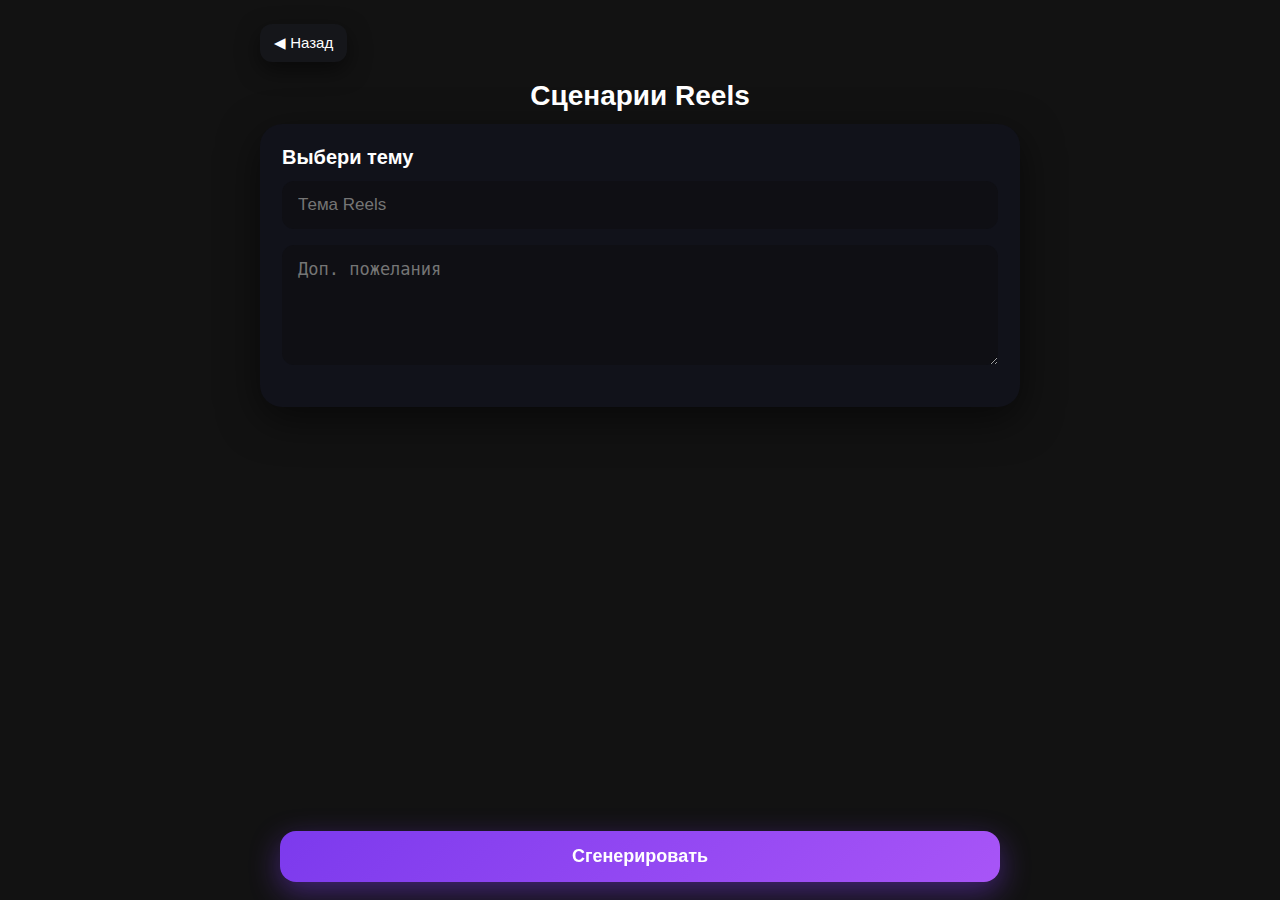
<file: reels.html>
<!doctype html>
<html lang="ru">
<head>
<meta charset="utf-8" />
<meta name="viewport" content="width=device-width,initial-scale=1" />
<title>ContentWizard GPT — Сценарии Reels</title>
<meta name="color-scheme" content="dark">
<style>
  :root{
    --bg1:#262626; bg2:#262626;
    --card-bg:#11121a; --card-radius:22px;
    --accent1:#7c3aed; --accent2:#a855f7;
  }
  *{box-sizing:border-box}
  html,body{height:100%;margin:0}
  body{
    font-family: Inter, Arial, sans-serif;
    background: linear-gradient(180deg,var(--bg1),var(--bg2));
    color:#fff;
    padding:24px 18px 140px;
  }

  .wrap{width:100%;max-width:760px;margin:0 auto}

  .back-btn{
    display:inline-flex;
    align-items:center;
    gap:8px;
    padding:10px 14px;
    border-radius:12px;
    background:#15161a;
    box-shadow:0 8px 22px rgba(0,0,0,0.5);
    font-size:15px;
    cursor:pointer; border:none; color:#fff;
  }

  .header{ text-align:center; margin:18px 0 6px 0 }
  .title-main{ font-size:28px; font-weight:800; margin:0 0 6px 0 }

  .main-card{
    background:var(--card-bg);
    border-radius:var(--card-radius);
    padding:22px;
    box-shadow:0 12px 40px rgba(0,0,0,0.55);
    margin-top:12px;
  }
  .block-title{ font-size:20px; font-weight:700; margin:0 0 12px 0 }

  input, textarea{
    width:100%;
    padding:14px 16px;
    border-radius:12px;
    border:none;
    font-size:17px; /* увеличено */
    outline:none;
    margin-bottom:16px;
    background:#0f0f14;
    color:white;
  }
  textarea{ min-height:120px; resize:vertical; }

  /* Крестик в кружке */
  .field-wrap{
    position:relative;
    width:100%;
  }
  .clear-btn{
    position:absolute;
    right:14px;
    top:50%;
    transform:translateY(-50%);
    width:24px;
    height:24px;
    border-radius:50%;
    background:rgba(255,255,255,0.12);
    display:flex;
    align-items:center;
    justify-content:center;
    cursor:pointer;
    opacity:0;
    transition:.2s;
  }
  .clear-btn svg{
    width:14px;
    height:14px;
    opacity:0.85;
  }
  .field-wrap.has-text .clear-btn{
    opacity:1;
  }

  /* кнопка копирования */
  .result{
    margin-top:16px;
    padding:14px;
    padding-right:56px;
    background:#121218;
    border-radius:14px;
    display:none;
    color:#e6e6e6;
    font-size:15px;
    line-height:1.45;
    position:relative;
    word-break:break-word;
  }

  .copy-btn{
    position:absolute;
    top:10px;
    right:10px;
    background:rgba(255,255,255,0.06);
    border:1px solid rgba(255,255,255,0.08);
    border-radius:10px;
    padding:6px;
    cursor:pointer;
    display:flex;
    align-items:center;
    justify-content:center;
  }
  .copy-btn svg{ width:18px; height:18px; opacity:0.95; }

  .copied-toast{
    position: fixed;
    left: 50%;
    transform: translateX(-50%);
    bottom: 86px;
    background: rgba(0,0,0,0.8);
    color: #fff;
    padding: 8px 12px;
    border-radius: 10px;
    font-size: 13px;
    opacity: 0;
    transition: opacity .2s ease;
    pointer-events:none;
  }
  .copied-toast.show{ opacity: 1; }

  .gen-fixed{
    position:fixed;
    left:0; right:0; bottom:18px;
    width:calc(100% - 28px);
    max-width:720px;
    margin:0 auto;
  }
  .gen-btn{
    width:100%;
    padding:15px;
    border:none;
    border-radius:16px;
    font-size:18px;
    font-weight:700;
    cursor:pointer;
    background:linear-gradient(135deg,var(--accent1),var(--accent2));
    color:#fff;
    box-shadow:0 10px 30px rgba(124,58,237,0.45);
  }
</style>
</head>
<body>

<div class="wrap">

  <button class="back-btn" onclick="history.back()">◀ Назад</button>

  <header class="header">
    <h1 class="title-main">Сценарии Reels</h1>
  </header>

  <section class="main-card" aria-labelledby="heading">
    <h2 id="heading" class="block-title">Выбери тему</h2>

    <!-- поле 1 -->
    <div class="field-wrap">
      <input id="topic" placeholder="Тема Reels" />
      <div class="clear-btn" onclick="clearField('topic', this)">
        <svg viewBox="0 0 24 24" stroke="currentColor" stroke-width="2" fill="none" stroke-linecap="round">
          <line x1="18" y1="6" x2="6" y2="18"/>
          <line x1="6" y1="6" x2="18" y2="18"/>
        </svg>
      </div>
    </div>

    <!-- поле 2 -->
    <div class="field-wrap">
      <textarea id="notes" placeholder="Доп. пожелания"></textarea>
      <div class="clear-btn" onclick="clearField('notes', this)">
        <svg viewBox="0 0 24 24" stroke="currentColor" stroke-width="2" fill="none" stroke-linecap="round">
          <line x1="18" y1="6" x2="6" y2="18"/>
          <line x1="6" y1="6" x2="18" y2="18"/>
        </svg>
      </div>
    </div>

    <div id="result" class="result">
      <button id="copyBtn" class="copy-btn" onclick="copyResult()">
        <svg viewBox="0 0 24 24" fill="none" stroke="currentColor" stroke-width="1.6">
          <rect x="9" y="9" width="12" height="12" rx="2"></rect>
          <path d="M5 15V5a2 2 0 0 1 2-2h10"></path>
        </svg>
      </button>
      <div id="resultText"></div>
    </div>
  </section>
</div>

<div class="gen-fixed">
  <button class="gen-btn" onclick="generateReels()">Сгенерировать</button>
</div>

<div id="copiedToast" class="copied-toast">Скопировано</div>

<script>
  // показываем крестики
  document.querySelectorAll('.field-wrap').forEach(w=>{
    const input = w.querySelector('input, textarea');
    input.addEventListener('input',()=>{
      if(input.value.trim()!=="") w.classList.add('has-text');
      else w.classList.remove('has-text');
    });
  });

  function clearField(id, el){
    const field = document.getElementById(id);
    field.value="";
    el.parentElement.classList.remove('has-text');
    field.focus();
  }

  function generateReels(){
    const topicValue = document.getElementById('topic').value.trim();
    const notesValue = document.getElementById('notes').value.trim();

    const box = document.getElementById('result');
    const out = document.getElementById('resultText');

    if(!topicValue){
      box.style.display="block";
      out.textContent = '❗ Выберите тему для Reels.';
      return;
    }

    const text = `Сценарий Reels по теме «${topicValue}»

1) Крючок (0–3 сек)
2) Основной контент (3–12 сек)
3) Результат (12–20 сек)
4) Призыв (20–25 сек)

Пожелания: ${notesValue || "не указаны"}`;

    out.textContent = text;
    box.style.display = "block";
  }

  function copyResult(){
    const text = resultText.innerText.trim();
    if(!text) return;

    navigator.clipboard.writeText(text).then(()=>{
      const toast = document.getElementById('copiedToast');
      toast.classList.add('show');
      setTimeout(()=> toast.classList.remove('show'), 1100);
    });
  }
</script>

</body>
</html>
</file>
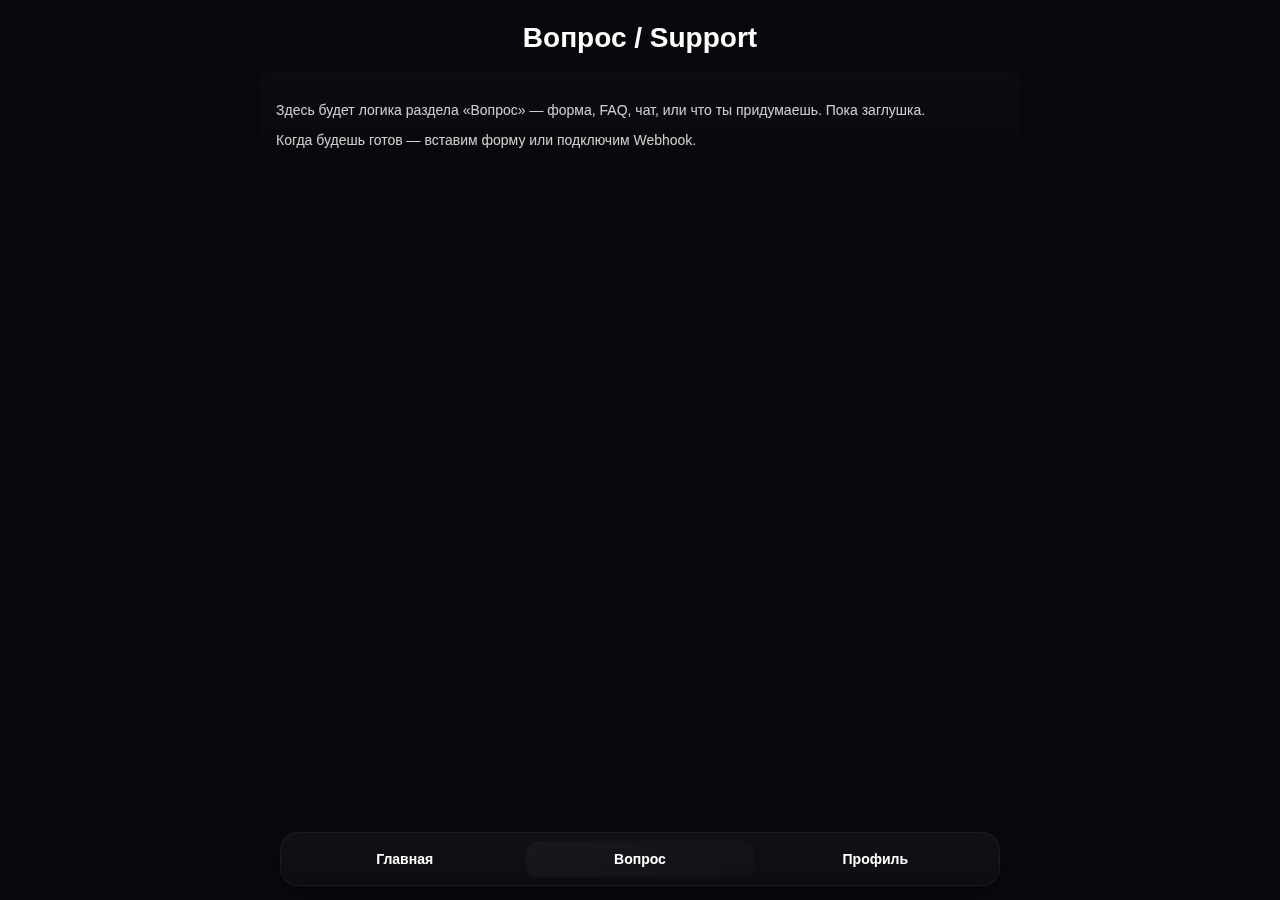
<file: support.html>
﻿<!doctype html>
<html lang="ru">
<head>
<meta charset="utf-8" />
<meta name="viewport" content="width=device-width,initial-scale=1" />
<title>ContentWizard GPT — Вопрос</title>
<style>
  :root{ --bg1:#07080b; --bg2:#09090d; --glass-border: rgba(255,255,255,0.06); }
  *{box-sizing:border-box} html,body{height:100%;margin:0}
  body{ font-family:Inter,Arial; background:linear-gradient(180deg,var(--bg1),var(--bg2)); color:#fff; padding:22px; -webkit-font-smoothing:antialiased; }
  .wrap{max-width:760px;margin:0 auto}
  .header{ text-align:center; margin-bottom:18px }
  .brand{ font-size:28px; font-weight:700 }
  .panel{ background: linear-gradient(180deg, rgba(255,255,255,0.02), rgba(0,0,0,0.06)); border-radius:12px; padding:16px; margin-top:12px }
  .small{ color:rgba(255,255,255,0.8); font-size:14px }
  /* bottom-nav same as index */
  .bottom-nav{ position:fixed; left:0; right:0; bottom:14px; display:flex; justify-content:center; pointer-events:none; z-index:9999; }
  .bottom-nav__inner{ pointer-events:auto; width:calc(100% - 28px); max-width:720px; margin:0 auto; background:linear-gradient(180deg, rgba(255,255,255,0.03), rgba(255,255,255,0.02)); border-radius:18px; padding:8px 10px; display:flex; gap:8px; align-items:center; justify-content:space-between; box-shadow:0 10px 30px rgba(2,6,12,0.55); backdrop-filter: blur(10px) saturate(120%); border:1px solid var(--glass-border); }
  .nav-btn{ flex:1; text-align:center; padding:10px 8px; border-radius:12px; cursor:pointer; color:#fff; font-weight:600; font-size:14px; background:transparent; border:none }
  .nav-btn.active{ background: linear-gradient(90deg, rgba(255,255,255,0.03), rgba(255,255,255,0.015)); }
  .content{ padding-bottom:120px } /* space for nav */
</style>
</head>
<body>
  <div class="wrap content">
    <header class="header"><div class="brand">Вопрос / Support</div></header>

    <div class="panel">
      <p class="small">Здесь будет логика раздела «Вопрос» — форма, FAQ, чат, или что ты придумаешь. Пока заглушка.</p>
      <p class="small" style="margin-top:10px">Когда будешь готов — вставим форму или подключим Webhook.</p>
    </div>
  </div>

  <!-- bottom nav -->
  <nav class="bottom-nav" aria-label="Навигация">
    <div class="bottom-nav__inner" role="navigation">
      <button class="nav-btn" onclick="openPage('index.html')">Главная</button>
      <button class="nav-btn active" onclick="openPage('support.html')">Вопрос</button>
      <button class="nav-btn" onclick="openPage('account.html')">Профиль</button>
    </div>
  </nav>

<script>
function openPage(p){ location.href = p; }
</script>
</body>
</html>
</file>
